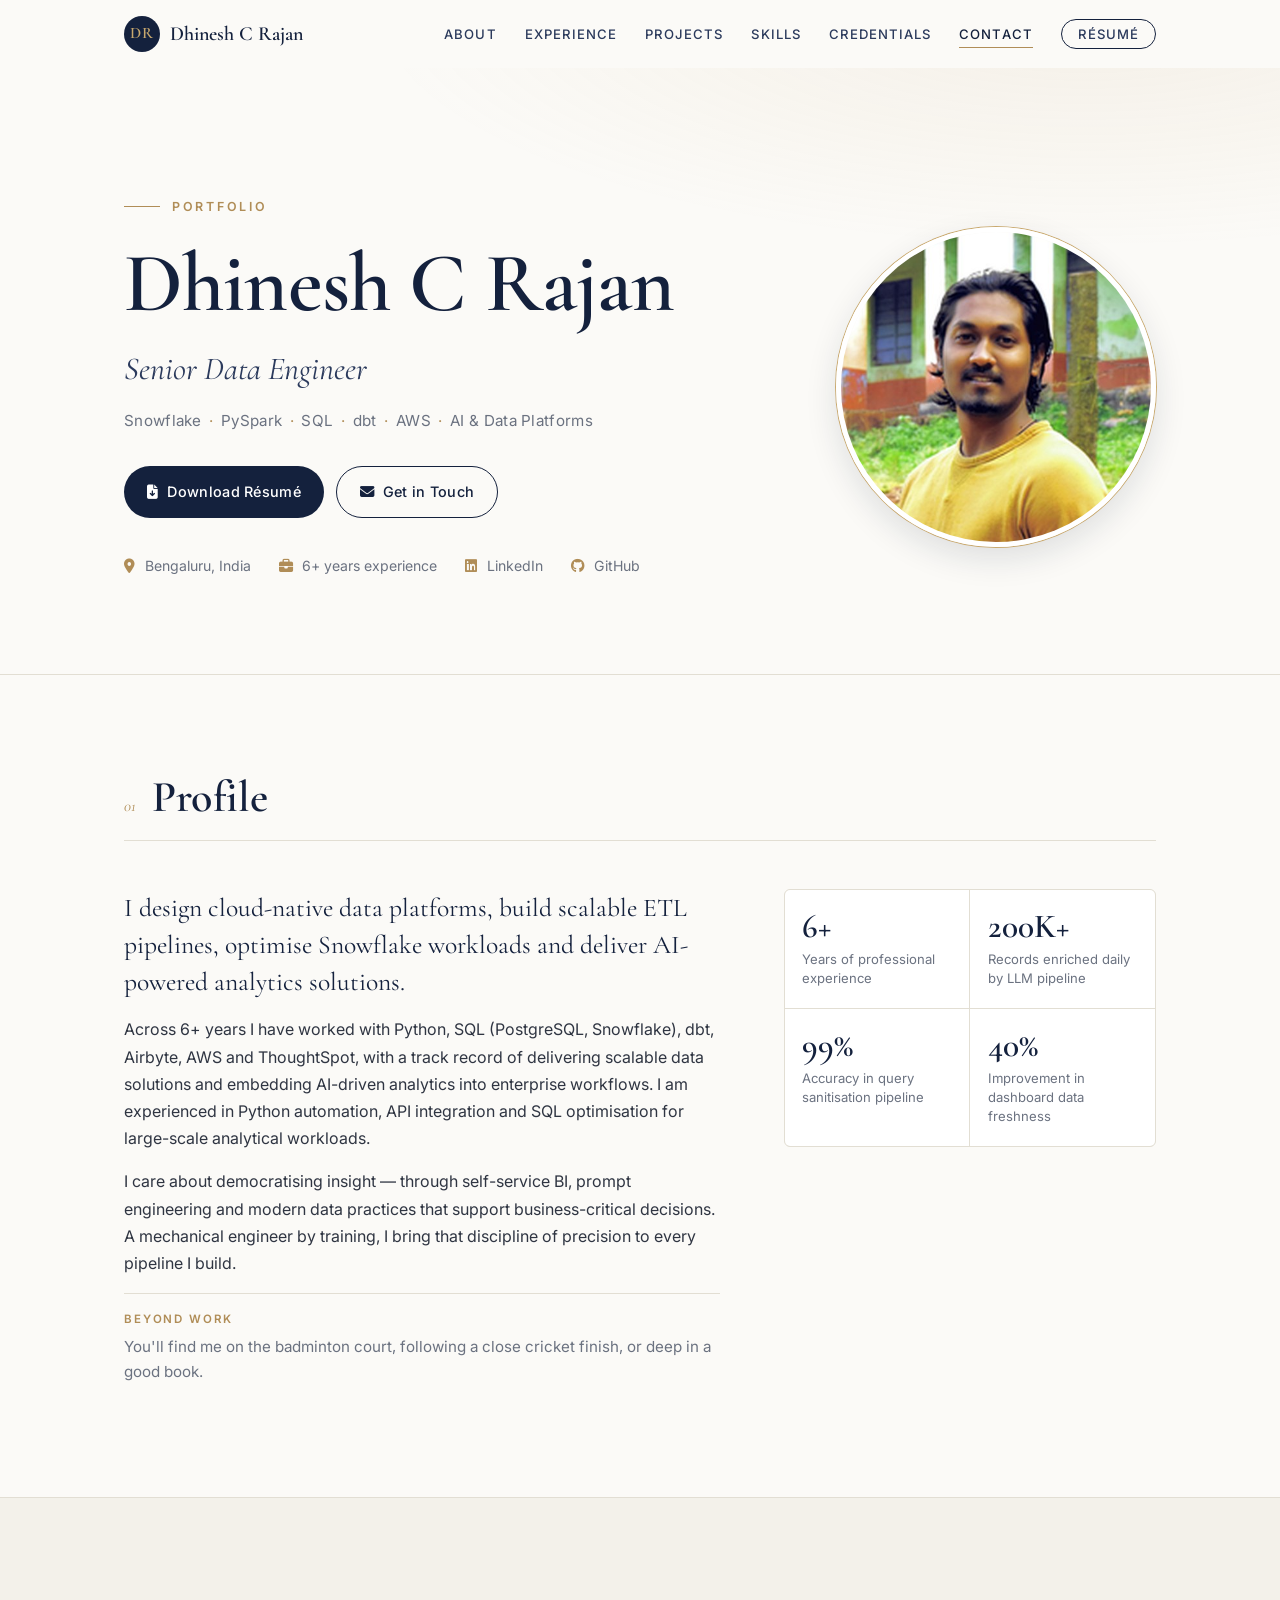
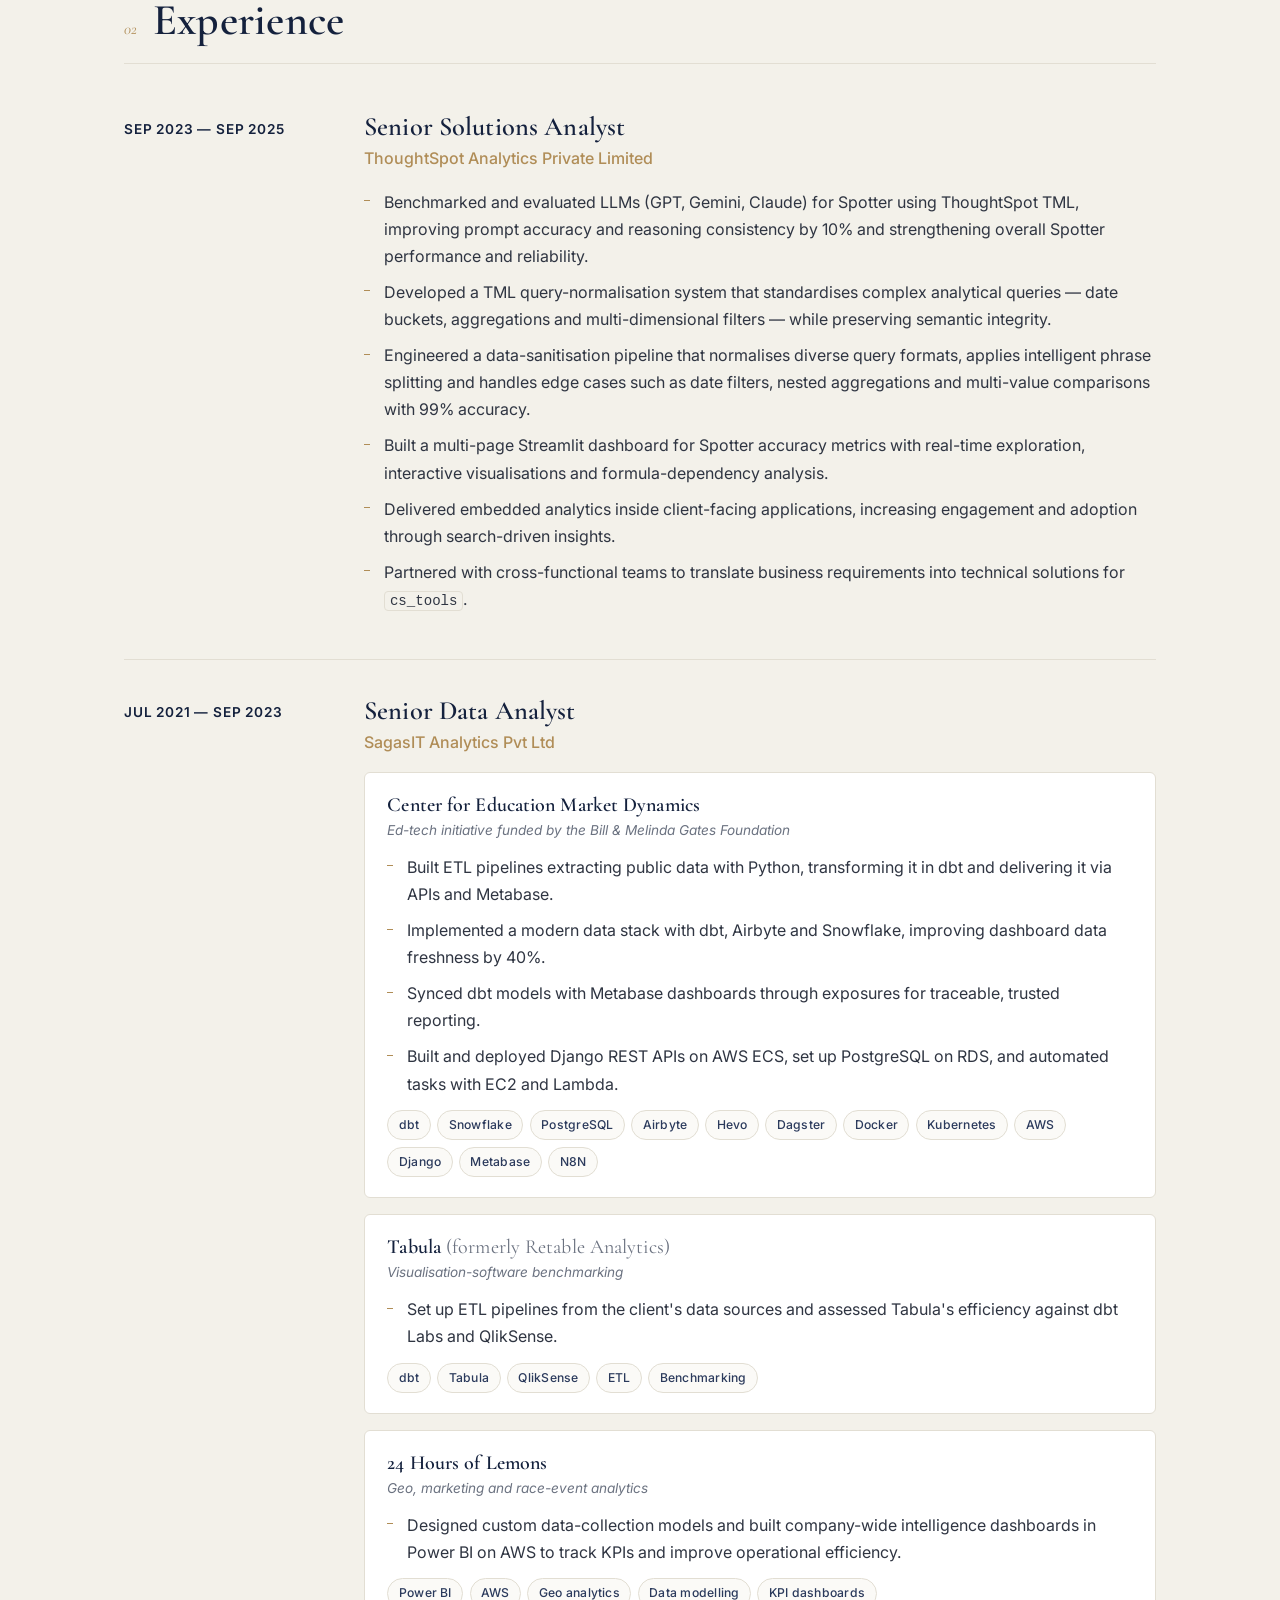
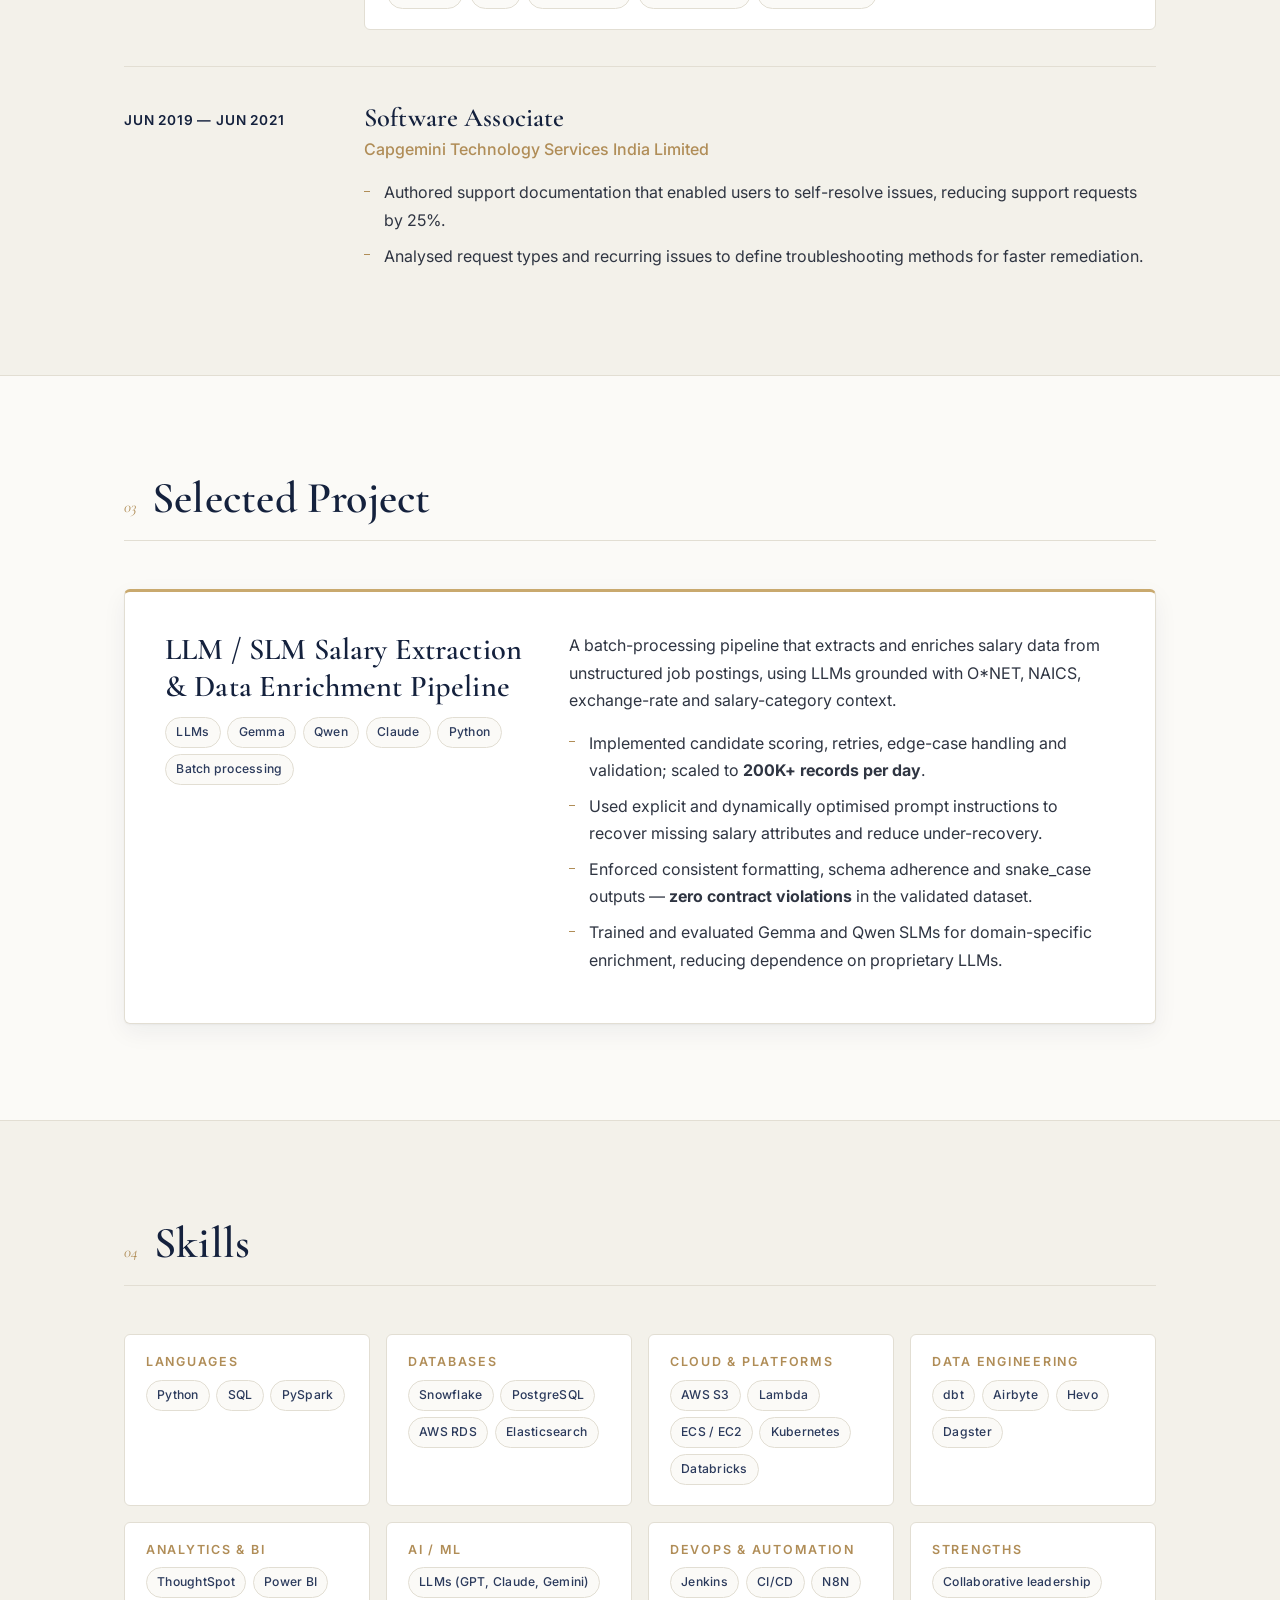
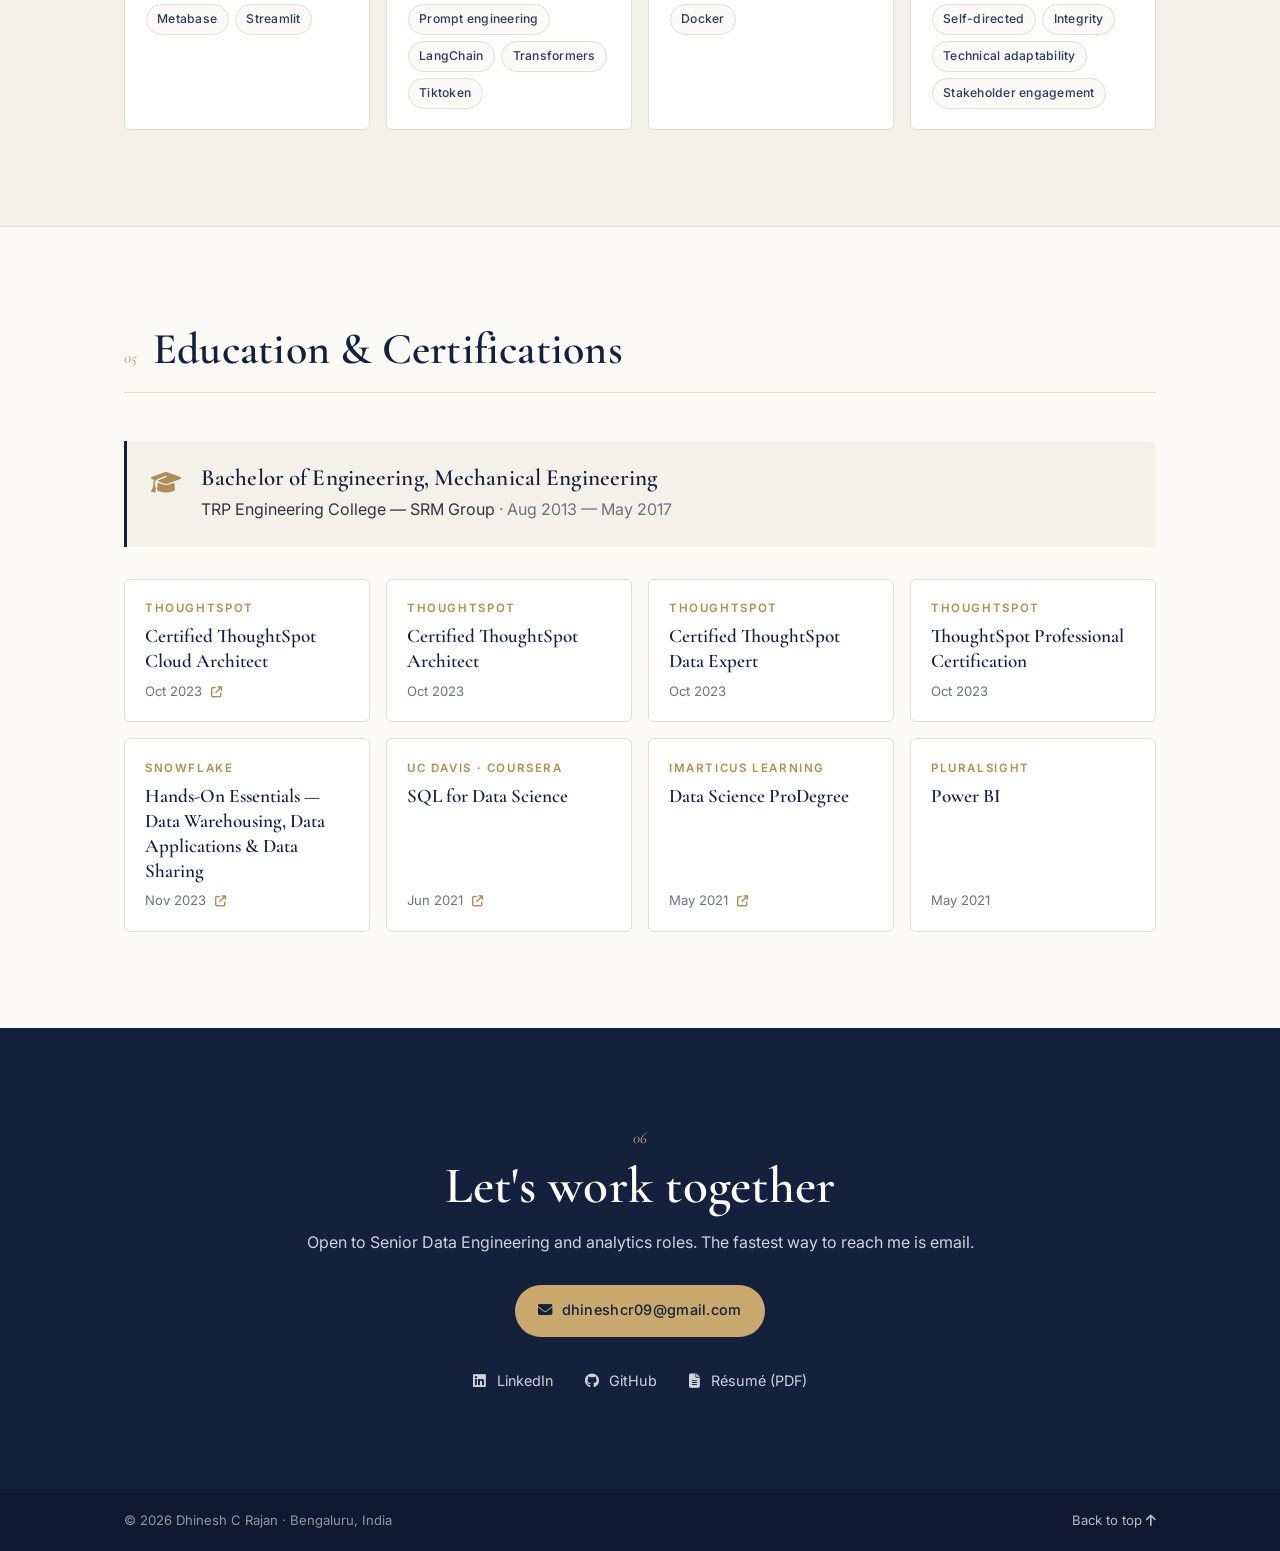
<file: index.html>
<!DOCTYPE html>
<html lang="en">
<head>
  <meta charset="UTF-8" />
  <meta name="viewport" content="width=device-width, initial-scale=1.0" />
  <title>Dhinesh C Rajan — Senior Data Engineer</title>
  <meta name="description" content="Dhinesh C Rajan — Senior Data Engineer with 6+ years building cloud-native data platforms, scalable ETL pipelines on Snowflake, dbt and AWS, and AI-powered analytics." />
  <meta name="author" content="Dhinesh C Rajan" />
  <meta name="theme-color" content="#14213d" />

  <!-- Open Graph (link previews on LinkedIn, WhatsApp, Slack) -->
  <meta property="og:type" content="website" />
  <meta property="og:title" content="Dhinesh C Rajan — Senior Data Engineer" />
  <meta property="og:description" content="Snowflake · PySpark · SQL · dbt · AWS · AI & Data Platforms" />
  <meta property="og:url" content="https://dhineshcr.github.io/" />
  <meta property="og:image" content="https://dhineshcr.github.io/assets/images/headshot.jpg" />

  <link rel="icon" href="data:image/svg+xml,%3Csvg xmlns='http://www.w3.org/2000/svg' viewBox='0 0 64 64'%3E%3Crect width='64' height='64' rx='10' fill='%2314213d'/%3E%3Ctext x='50%25' y='54%25' text-anchor='middle' dominant-baseline='middle' font-family='Georgia,serif' font-size='30' fill='%23c9a96e'%3EDR%3C/text%3E%3C/svg%3E" />

  <link rel="preconnect" href="https://fonts.googleapis.com" />
  <link rel="preconnect" href="https://fonts.gstatic.com" crossorigin />
  <link href="https://fonts.googleapis.com/css2?family=Cormorant+Garamond:wght@500;600;700&family=Inter:wght@400;500;600&display=swap" rel="stylesheet" />
  <link rel="stylesheet" href="https://cdnjs.cloudflare.com/ajax/libs/font-awesome/6.5.1/css/all.min.css" />
  <link rel="stylesheet" href="./assets/css/style.css" />
</head>
<body>
  <a class="skip-link" href="#main">Skip to content</a>

  <!-- Navigation -->
  <header class="site-header" id="top">
    <nav class="nav container" aria-label="Primary">
      <a href="#top" class="brand" aria-label="Dhinesh C Rajan, back to top">
        <span class="brand-mark">DR</span>
        <span class="brand-name">Dhinesh C Rajan</span>
      </a>
      <button class="nav-toggle" aria-expanded="false" aria-controls="nav-menu" aria-label="Open menu">
        <span></span><span></span><span></span>
      </button>
      <ul class="nav-menu" id="nav-menu">
        <li><a href="#about">About</a></li>
        <li><a href="#experience">Experience</a></li>
        <li><a href="#projects">Projects</a></li>
        <li><a href="#skills">Skills</a></li>
        <li><a href="#credentials">Credentials</a></li>
        <li><a href="#contact">Contact</a></li>
        <li><a class="nav-cta" href="./assets/files/Dhinesh_C_Rajan_Resume.pdf" target="_blank" rel="noopener">Résumé</a></li>
      </ul>
    </nav>
  </header>

  <main id="main">
    <!-- Hero -->
    <section class="hero">
      <div class="container hero-inner">
        <div class="hero-text">
        <p class="eyebrow">Portfolio</p>
        <h1>Dhinesh C Rajan</h1>
        <p class="hero-title">Senior Data Engineer</p>
        <p class="hero-stack">Snowflake <span>·</span> PySpark <span>·</span> SQL <span>·</span> dbt <span>·</span> AWS <span>·</span> AI &amp; Data Platforms</p>
        <div class="hero-actions">
          <a class="btn btn-primary" href="./assets/files/Dhinesh_C_Rajan_Resume.pdf" target="_blank" rel="noopener"><i class="fas fa-file-arrow-down"></i> Download Résumé</a>
          <a class="btn btn-ghost" href="#contact"><i class="fas fa-envelope"></i> Get in Touch</a>
        </div>
        <ul class="hero-meta">
          <li><i class="fas fa-location-dot"></i> Bengaluru, India</li>
          <li><i class="fas fa-briefcase"></i> 6+ years experience</li>
          <li><a href="https://www.linkedin.com/in/dhinesh-c-rajan/" target="_blank" rel="noopener"><i class="fab fa-linkedin"></i> LinkedIn</a></li>
          <li><a href="https://github.com/DhineshCR" target="_blank" rel="noopener"><i class="fab fa-github"></i> GitHub</a></li>
        </ul>
        </div>
        <figure class="hero-photo">
          <img src="./assets/images/headshot.jpg" alt="Portrait of Dhinesh C Rajan" width="480" height="480" fetchpriority="high" />
        </figure>
      </div>
    </section>

    <!-- About -->
    <section id="about" class="section">
      <div class="container">
        <header class="section-head reveal">
          <span class="section-num">01</span>
          <h2>Profile</h2>
        </header>
        <div class="about-grid">
          <div class="about-text reveal">
            <p class="lead">I design cloud-native data platforms, build scalable ETL pipelines, optimise Snowflake workloads and deliver AI-powered analytics solutions.</p>
            <p>Across 6+ years I have worked with Python, SQL (PostgreSQL, Snowflake), dbt, Airbyte, AWS and ThoughtSpot, with a track record of delivering scalable data solutions and embedding AI-driven analytics into enterprise workflows. I am experienced in Python automation, API integration and SQL optimisation for large-scale analytical workloads.</p>
            <p>I care about democratising insight — through self-service BI, prompt engineering and modern data practices that support business-critical decisions. A mechanical engineer by training, I bring that discipline of precision to every pipeline I build.</p>
            <p class="beyond"><span>Beyond work</span> You'll find me on the badminton court, following a close cricket finish, or deep in a good book.</p>
          </div>
          <dl class="stats reveal">
            <div><dt>6+</dt><dd>Years of professional experience</dd></div>
            <div><dt>200K+</dt><dd>Records enriched daily by LLM pipeline</dd></div>
            <div><dt>99%</dt><dd>Accuracy in query sanitisation pipeline</dd></div>
            <div><dt>40%</dt><dd>Improvement in dashboard data freshness</dd></div>
          </dl>
        </div>
      </div>
    </section>

    <!-- Experience -->
    <section id="experience" class="section section-alt">
      <div class="container">
        <header class="section-head reveal">
          <span class="section-num">02</span>
          <h2>Experience</h2>
        </header>

        <ol class="timeline">
          <li class="role reveal">
            <div class="role-meta">
              <p class="role-dates">Sep 2023 — Sep 2025</p>
            </div>
            <div class="role-body">
              <h3>Senior Solutions Analyst</h3>
              <p class="role-company">ThoughtSpot Analytics Private Limited</p>
              <ul>
                <li>Benchmarked and evaluated LLMs (GPT, Gemini, Claude) for Spotter using ThoughtSpot TML, improving prompt accuracy and reasoning consistency by 10% and strengthening overall Spotter performance and reliability.</li>
                <li>Developed a TML query-normalisation system that standardises complex analytical queries — date buckets, aggregations and multi-dimensional filters — while preserving semantic integrity.</li>
                <li>Engineered a data-sanitisation pipeline that normalises diverse query formats, applies intelligent phrase splitting and handles edge cases such as date filters, nested aggregations and multi-value comparisons with 99% accuracy.</li>
                <li>Built a multi-page Streamlit dashboard for Spotter accuracy metrics with real-time exploration, interactive visualisations and formula-dependency analysis.</li>
                <li>Delivered embedded analytics inside client-facing applications, increasing engagement and adoption through search-driven insights.</li>
                <li>Partnered with cross-functional teams to translate business requirements into technical solutions for <code>cs_tools</code>.</li>
              </ul>
            </div>
          </li>

          <li class="role reveal">
            <div class="role-meta">
              <p class="role-dates">Jul 2021 — Sep 2023</p>
            </div>
            <div class="role-body">
              <h3>Senior Data Analyst</h3>
              <p class="role-company">SagasIT Analytics Pvt Ltd</p>

              <div class="engagement">
                <h4>Center for Education Market Dynamics</h4>
                <p class="engagement-sub">Ed-tech initiative funded by the Bill &amp; Melinda Gates Foundation</p>
                <ul>
                  <li>Built ETL pipelines extracting public data with Python, transforming it in dbt and delivering it via APIs and Metabase.</li>
                  <li>Implemented a modern data stack with dbt, Airbyte and Snowflake, improving dashboard data freshness by 40%.</li>
                  <li>Synced dbt models with Metabase dashboards through exposures for traceable, trusted reporting.</li>
                  <li>Built and deployed Django REST APIs on AWS ECS, set up PostgreSQL on RDS, and automated tasks with EC2 and Lambda.</li>
                </ul>
                <p class="tags"><span>dbt</span><span>Snowflake</span><span>PostgreSQL</span><span>Airbyte</span><span>Hevo</span><span>Dagster</span><span>Docker</span><span>Kubernetes</span><span>AWS</span><span>Django</span><span>Metabase</span><span>N8N</span></p>
              </div>

              <div class="engagement">
                <h4>Tabula <span class="muted">(formerly Retable Analytics)</span></h4>
                <p class="engagement-sub">Visualisation-software benchmarking</p>
                <ul>
                  <li>Set up ETL pipelines from the client's data sources and assessed Tabula's efficiency against dbt Labs and QlikSense.</li>
                </ul>
                <p class="tags"><span>dbt</span><span>Tabula</span><span>QlikSense</span><span>ETL</span><span>Benchmarking</span></p>
              </div>

              <div class="engagement">
                <h4>24 Hours of Lemons</h4>
                <p class="engagement-sub">Geo, marketing and race-event analytics</p>
                <ul>
                  <li>Designed custom data-collection models and built company-wide intelligence dashboards in Power BI on AWS to track KPIs and improve operational efficiency.</li>
                </ul>
                <p class="tags"><span>Power BI</span><span>AWS</span><span>Geo analytics</span><span>Data modelling</span><span>KPI dashboards</span></p>
              </div>
            </div>
          </li>

          <li class="role reveal">
            <div class="role-meta">
              <p class="role-dates">Jun 2019 — Jun 2021</p>
            </div>
            <div class="role-body">
              <h3>Software Associate</h3>
              <p class="role-company">Capgemini Technology Services India Limited</p>
              <ul>
                <li>Authored support documentation that enabled users to self-resolve issues, reducing support requests by 25%.</li>
                <li>Analysed request types and recurring issues to define troubleshooting methods for faster remediation.</li>
              </ul>
            </div>
          </li>
        </ol>
      </div>
    </section>

    <!-- Projects -->
    <section id="projects" class="section">
      <div class="container">
        <header class="section-head reveal">
          <span class="section-num">03</span>
          <h2>Selected Project</h2>
        </header>
        <article class="project-card reveal">
          <div class="project-head">
            <h3>LLM / SLM Salary Extraction &amp; Data Enrichment Pipeline</h3>
            <p class="tags"><span>LLMs</span><span>Gemma</span><span>Qwen</span><span>Claude</span><span>Python</span><span>Batch processing</span></p>
          </div>
          <div class="project-body">
            <p>A batch-processing pipeline that extracts and enriches salary data from unstructured job postings, using LLMs grounded with O*NET, NAICS, exchange-rate and salary-category context.</p>
            <ul>
              <li>Implemented candidate scoring, retries, edge-case handling and validation; scaled to <strong>200K+ records per day</strong>.</li>
              <li>Used explicit and dynamically optimised prompt instructions to recover missing salary attributes and reduce under-recovery.</li>
              <li>Enforced consistent formatting, schema adherence and snake_case outputs — <strong>zero contract violations</strong> in the validated dataset.</li>
              <li>Trained and evaluated Gemma and Qwen SLMs for domain-specific enrichment, reducing dependence on proprietary LLMs.</li>
            </ul>
          </div>
        </article>
      </div>
    </section>

    <!-- Skills -->
    <section id="skills" class="section section-alt">
      <div class="container">
        <header class="section-head reveal">
          <span class="section-num">04</span>
          <h2>Skills</h2>
        </header>
        <div class="skills-grid">
          <div class="skill-group reveal"><h3>Languages</h3><p class="tags"><span>Python</span><span>SQL</span><span>PySpark</span></p></div>
          <div class="skill-group reveal"><h3>Databases</h3><p class="tags"><span>Snowflake</span><span>PostgreSQL</span><span>AWS RDS</span><span>Elasticsearch</span></p></div>
          <div class="skill-group reveal"><h3>Cloud &amp; Platforms</h3><p class="tags"><span>AWS S3</span><span>Lambda</span><span>ECS / EC2</span><span>Kubernetes</span><span>Databricks</span></p></div>
          <div class="skill-group reveal"><h3>Data Engineering</h3><p class="tags"><span>dbt</span><span>Airbyte</span><span>Hevo</span><span>Dagster</span></p></div>
          <div class="skill-group reveal"><h3>Analytics &amp; BI</h3><p class="tags"><span>ThoughtSpot</span><span>Power BI</span><span>Metabase</span><span>Streamlit</span></p></div>
          <div class="skill-group reveal"><h3>AI / ML</h3><p class="tags"><span>LLMs (GPT, Claude, Gemini)</span><span>Prompt engineering</span><span>LangChain</span><span>Transformers</span><span>Tiktoken</span></p></div>
          <div class="skill-group reveal"><h3>DevOps &amp; Automation</h3><p class="tags"><span>Jenkins</span><span>CI/CD</span><span>N8N</span><span>Docker</span></p></div>
          <div class="skill-group reveal"><h3>Strengths</h3><p class="tags"><span>Collaborative leadership</span><span>Self-directed</span><span>Integrity</span><span>Technical adaptability</span><span>Stakeholder engagement</span></p></div>
        </div>
      </div>
    </section>

    <!-- Credentials -->
    <section id="credentials" class="section">
      <div class="container">
        <header class="section-head reveal">
          <span class="section-num">05</span>
          <h2>Education &amp; Certifications</h2>
        </header>

        <div class="education reveal">
          <i class="fas fa-graduation-cap" aria-hidden="true"></i>
          <div>
            <h3>Bachelor of Engineering, Mechanical Engineering</h3>
            <p>TRP Engineering College — SRM Group <span class="muted">· Aug 2013 — May 2017</span></p>
          </div>
        </div>

        <ul class="cert-grid">
          <li class="reveal">
            <a class="cert" href="https://drive.google.com/file/d/1Tap4LZRbMfpkAtSmh3Bnk_A_f4IBXdvn/view?usp=drive_link" target="_blank" rel="noopener">
              <span class="cert-issuer">ThoughtSpot</span>
              <span class="cert-name">Certified ThoughtSpot Cloud Architect</span>
              <span class="cert-date">Oct 2023 <i class="fas fa-arrow-up-right-from-square"></i></span>
            </a>
          </li>
          <li class="reveal">
            <div class="cert">
              <span class="cert-issuer">ThoughtSpot</span>
              <span class="cert-name">Certified ThoughtSpot Architect</span>
              <span class="cert-date">Oct 2023</span>
            </div>
          </li>
          <li class="reveal">
            <div class="cert">
              <span class="cert-issuer">ThoughtSpot</span>
              <span class="cert-name">Certified ThoughtSpot Data Expert</span>
              <span class="cert-date">Oct 2023</span>
            </div>
          </li>
          <li class="reveal">
            <div class="cert">
              <span class="cert-issuer">ThoughtSpot</span>
              <span class="cert-name">ThoughtSpot Professional Certification</span>
              <span class="cert-date">Oct 2023</span>
            </div>
          </li>
          <li class="reveal">
            <a class="cert" href="https://drive.google.com/file/d/1nqj87m4-lXfpnX14CRj70y96-g3h7csQ/view?usp=drive_link" target="_blank" rel="noopener">
              <span class="cert-issuer">Snowflake</span>
              <span class="cert-name">Hands-On Essentials — Data Warehousing, Data Applications &amp; Data Sharing</span>
              <span class="cert-date">Nov 2023 <i class="fas fa-arrow-up-right-from-square"></i></span>
            </a>
          </li>
          <li class="reveal">
            <a class="cert" href="https://drive.google.com/file/d/12KP-3Jfh1zyEL9pjlzTHlDS4hOHdfrXX/view?usp=drive_link" target="_blank" rel="noopener">
              <span class="cert-issuer">UC Davis · Coursera</span>
              <span class="cert-name">SQL for Data Science</span>
              <span class="cert-date">Jun 2021 <i class="fas fa-arrow-up-right-from-square"></i></span>
            </a>
          </li>
          <li class="reveal">
            <a class="cert" href="https://drive.google.com/file/d/1ejahBX-vZ3NICwqpKeicLqMhtUSXYqfH/view?usp=drive_link" target="_blank" rel="noopener">
              <span class="cert-issuer">Imarticus Learning</span>
              <span class="cert-name">Data Science ProDegree</span>
              <span class="cert-date">May 2021 <i class="fas fa-arrow-up-right-from-square"></i></span>
            </a>
          </li>
          <li class="reveal">
            <div class="cert">
              <span class="cert-issuer">Pluralsight</span>
              <span class="cert-name">Power BI</span>
              <span class="cert-date">May 2021</span>
            </div>
          </li>
        </ul>
      </div>
    </section>

    <!-- Contact -->
    <section id="contact" class="section contact">
      <div class="container contact-inner reveal">
        <span class="section-num">06</span>
        <h2>Let's work together</h2>
        <p>Open to Senior Data Engineering and analytics roles. The fastest way to reach me is email.</p>
        <a class="btn btn-gold" href="mailto:dhineshcr09@gmail.com"><i class="fas fa-envelope"></i> dhineshcr09@gmail.com</a>
        <ul class="contact-links">
          <li><a href="https://www.linkedin.com/in/dhinesh-c-rajan/" target="_blank" rel="noopener"><i class="fab fa-linkedin"></i> LinkedIn</a></li>
          <li><a href="https://github.com/DhineshCR" target="_blank" rel="noopener"><i class="fab fa-github"></i> GitHub</a></li>
          <li><a href="./assets/files/Dhinesh_C_Rajan_Resume.pdf" target="_blank" rel="noopener"><i class="fas fa-file-lines"></i> Résumé (PDF)</a></li>
        </ul>
      </div>
    </section>
  </main>

  <footer class="site-footer">
    <div class="container">
      <p>&copy; <span id="year">2026</span> Dhinesh C Rajan · Bengaluru, India</p>
      <a href="#top" class="to-top">Back to top <i class="fas fa-arrow-up"></i></a>
    </div>
  </footer>

  <script src="./assets/js/main.js"></script>
</body>
</html>
</file>
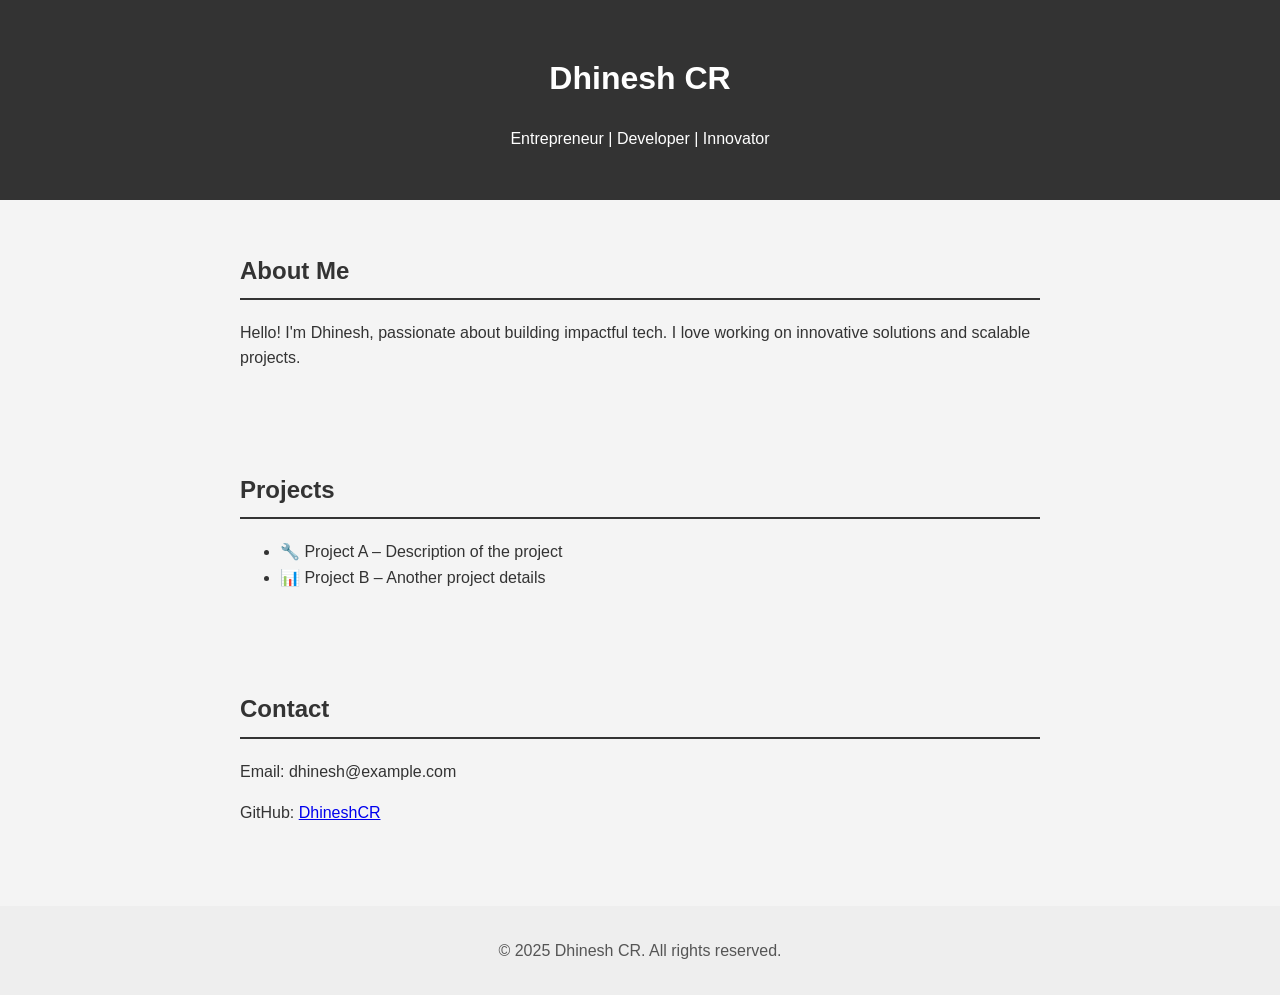
<file: docs/index.html>
<!DOCTYPE html>
<html lang="en">
<head>
  <meta charset="UTF-8" />
  <meta name="viewport" content="width=device-width, initial-scale=1.0"/>
  <title>Dhinesh CR - Portfolio</title>
  <link rel="stylesheet" href="style.css" />
</head>
<body>
  <header>
    <h1>Dhinesh CR</h1>
    <p>Entrepreneur | Developer | Innovator</p>
  </header>

  <section id="about">
    <h2>About Me</h2>
    <p>Hello! I'm Dhinesh, passionate about building impactful tech. I love working on innovative solutions and scalable projects.</p>
  </section>

  <section id="projects">
    <h2>Projects</h2>
    <ul>
      <li>🔧 Project A – Description of the project</li>
      <li>📊 Project B – Another project details</li>
    </ul>
  </section>

  <section id="contact">
    <h2>Contact</h2>
    <p>Email: dhinesh@example.com</p>
    <p>GitHub: <a href="https://github.com/DhineshCR">DhineshCR</a></p>
  </section>

  <footer>
    <p>&copy; 2025 Dhinesh CR. All rights reserved.</p>
  </footer>
</body>
</html>
</file>
<file: assets/css/style.css>
/* ==========================================================================
   Dhinesh C Rajan — Portfolio
   Formal editorial theme: ivory paper, navy ink, muted gold accent.
   ========================================================================== */

:root {
  --ink: #14213d;          /* navy — headings, header, primary */
  --ink-soft: #2b3a5c;
  --text: #2f3542;         /* body text */
  --muted: #6b7280;
  --paper: #fbfaf7;        /* ivory background */
  --paper-alt: #f3f1ea;    /* alternate section */
  --line: #e2ded3;
  --gold: #b08d57;         /* accent */
  --gold-soft: #c9a96e;
  --white: #ffffff;

  --serif: "Cormorant Garamond", Georgia, "Times New Roman", serif;
  --sans: "Inter", -apple-system, BlinkMacSystemFont, "Segoe UI", Roboto, sans-serif;

  --maxw: 1080px;
  --radius: 6px;
  --header-h: 68px;
  --shadow: 0 1px 2px rgba(20, 33, 61, .04), 0 8px 24px rgba(20, 33, 61, .06);
}

/* ---------- Base ---------- */
*, *::before, *::after { box-sizing: border-box; }

html {
  scroll-behavior: smooth;
  scroll-padding-top: calc(var(--header-h) + 12px);
  -webkit-text-size-adjust: 100%;
}

body {
  margin: 0;
  font-family: var(--sans);
  font-size: 1rem;
  line-height: 1.7;
  color: var(--text);
  background: var(--paper);
  -webkit-font-smoothing: antialiased;
  text-rendering: optimizeLegibility;
  overflow-x: hidden;
}

h1, h2, h3, h4 {
  font-family: var(--serif);
  color: var(--ink);
  font-weight: 600;
  line-height: 1.2;
  margin: 0 0 .5rem;
  letter-spacing: .005em;
}

p { margin: 0 0 1rem; }
a { color: var(--ink); text-decoration-color: var(--gold-soft); text-underline-offset: 3px; }
a:hover { color: var(--gold); }
ul { margin: 0; padding: 0; }
code {
  font-family: ui-monospace, SFMono-Regular, Menlo, Consolas, monospace;
  font-size: .88em;
  background: var(--paper-alt);
  border: 1px solid var(--line);
  padding: .05em .35em;
  border-radius: 4px;
}

.container { width: 100%; max-width: var(--maxw); margin: 0 auto; padding: 0 1.5rem; }
.muted { color: var(--muted); font-weight: 400; }

.skip-link {
  position: absolute; left: -999px; top: 0;
  background: var(--ink); color: var(--white); padding: .5rem 1rem; z-index: 200;
}
.skip-link:focus { left: 1rem; top: 1rem; }

:focus-visible { outline: 2px solid var(--gold); outline-offset: 3px; border-radius: 2px; }

/* ---------- Header / Nav ---------- */
.site-header {
  position: sticky; top: 0; z-index: 100;
  height: var(--header-h);
  background: rgba(251, 250, 247, .92);
  backdrop-filter: saturate(140%) blur(8px);
  -webkit-backdrop-filter: saturate(140%) blur(8px);
  border-bottom: 1px solid transparent;
  transition: border-color .25s ease, box-shadow .25s ease;
}
.site-header.scrolled { border-bottom-color: var(--line); box-shadow: 0 2px 12px rgba(20,33,61,.05); }

.nav { height: 100%; display: flex; align-items: center; justify-content: space-between; }

.brand { display: flex; align-items: center; gap: .65rem; text-decoration: none; }
.brand-mark {
  display: inline-grid; place-items: center;
  width: 36px; height: 36px; border-radius: 50%;
  background: var(--ink); color: var(--gold-soft);
  font-family: var(--serif); font-weight: 600; font-size: 1rem; letter-spacing: .04em;
}
.brand-name { font-family: var(--serif); font-size: 1.25rem; font-weight: 600; color: var(--ink); }

.nav-menu { list-style: none; display: flex; align-items: center; gap: 1.75rem; }
.nav-menu a {
  font-size: .82rem; font-weight: 500; letter-spacing: .08em; text-transform: uppercase;
  text-decoration: none; color: var(--ink-soft); position: relative; padding: .25rem 0;
}
.nav-menu a:not(.nav-cta)::after {
  content: ""; position: absolute; left: 0; bottom: -2px; height: 1px; width: 0;
  background: var(--gold); transition: width .25s ease;
}
.nav-menu a:hover::after, .nav-menu a.active::after { width: 100%; }
.nav-menu a.active { color: var(--ink); }
.nav-cta {
  border: 1px solid var(--ink); border-radius: 999px; padding: .4rem 1rem !important;
  transition: background .2s ease, color .2s ease;
}
.nav-cta:hover { background: var(--ink); color: var(--white) !important; }

.nav-toggle {
  display: none; width: 44px; height: 44px; border: 0; background: transparent;
  cursor: pointer; padding: 10px; margin-right: -10px;
}
.nav-toggle span {
  display: block; height: 2px; background: var(--ink); margin: 5px 0;
  transition: transform .25s ease, opacity .2s ease;
}
.nav-toggle[aria-expanded="true"] span:nth-child(1) { transform: translateY(7px) rotate(45deg); }
.nav-toggle[aria-expanded="true"] span:nth-child(2) { opacity: 0; }
.nav-toggle[aria-expanded="true"] span:nth-child(3) { transform: translateY(-7px) rotate(-45deg); }

/* ---------- Buttons ---------- */
.btn {
  display: inline-flex; align-items: center; gap: .55rem;
  padding: .8rem 1.4rem; border-radius: 999px;
  font-size: .9rem; font-weight: 500; letter-spacing: .02em;
  text-decoration: none; border: 1px solid transparent;
  transition: background .2s ease, color .2s ease, border-color .2s ease, transform .2s ease;
}
.btn:hover { transform: translateY(-1px); }
.btn-primary { background: var(--ink); color: var(--white); }
.btn-primary:hover { background: var(--ink-soft); color: var(--white); }
.btn-ghost { border-color: var(--ink); color: var(--ink); }
.btn-ghost:hover { background: var(--ink); color: var(--white); }
.btn-gold { background: var(--gold-soft); color: var(--ink); word-break: break-all; }
.btn-gold:hover { background: #d8bd88; color: var(--ink); }

/* ---------- Hero ---------- */
.hero {
  padding: clamp(4rem, 12vw, 8rem) 0 clamp(3.5rem, 9vw, 6rem);
  border-bottom: 1px solid var(--line);
  background:
    radial-gradient(1200px 400px at 85% -10%, rgba(201,169,110,.12), transparent 60%),
    var(--paper);
}
.eyebrow {
  font-size: .78rem; font-weight: 600; letter-spacing: .22em; text-transform: uppercase;
  color: var(--gold); margin-bottom: 1rem;
  display: flex; align-items: center; gap: .75rem;
}
.eyebrow::before { content: ""; width: 36px; height: 1px; background: var(--gold); }
.hero h1 {
  font-size: clamp(2.75rem, 8vw, 5.25rem);
  font-weight: 600; letter-spacing: -.01em; margin-bottom: .5rem;
}
.hero-title {
  font-family: var(--serif); font-style: italic;
  font-size: clamp(1.4rem, 3.5vw, 2rem); color: var(--ink-soft); margin-bottom: .75rem;
}
.hero-stack { font-size: .95rem; color: var(--muted); letter-spacing: .02em; margin-bottom: 2rem; }
.hero-stack span { color: var(--gold); padding: 0 .2rem; }
.hero-actions { display: flex; flex-wrap: wrap; gap: .75rem; margin-bottom: 2.25rem; }
.hero-meta {
  list-style: none; display: flex; flex-wrap: wrap; gap: .5rem 1.75rem;
  font-size: .88rem; color: var(--muted);
}
.hero-meta i { color: var(--gold); margin-right: .35rem; }
.hero-meta a { color: var(--muted); text-decoration: none; }
.hero-meta a:hover { color: var(--ink); }

/* ---------- Sections ---------- */
.section { padding: clamp(3.5rem, 9vw, 6rem) 0; }
.section-alt { background: var(--paper-alt); border-top: 1px solid var(--line); border-bottom: 1px solid var(--line); }

.section-head {
  display: flex; align-items: baseline; gap: 1rem;
  margin-bottom: clamp(2rem, 5vw, 3rem);
  padding-bottom: 1rem; border-bottom: 1px solid var(--line);
}
.section-num {
  font-family: var(--serif); font-size: 1rem; font-style: italic; color: var(--gold);
}
.section-head h2 { font-size: clamp(2rem, 4.5vw, 2.75rem); margin: 0; }

/* ---------- About ---------- */
.about-grid { display: grid; grid-template-columns: 1.6fr 1fr; gap: clamp(2rem, 5vw, 4rem); align-items: start; }
.lead { font-family: var(--serif); font-size: clamp(1.3rem, 2.6vw, 1.6rem); line-height: 1.45; color: var(--ink); }
.stats { margin: 0; display: grid; grid-template-columns: 1fr 1fr; gap: 1px; background: var(--line); border: 1px solid var(--line); border-radius: var(--radius); overflow: hidden; }
.stats > div { background: var(--white); padding: 1.25rem 1.1rem; }
.stats dt { font-family: var(--serif); font-size: 2.1rem; font-weight: 600; color: var(--ink); line-height: 1; margin-bottom: .4rem; }
.stats dd { margin: 0; font-size: .82rem; color: var(--muted); line-height: 1.45; }

/* ---------- Experience timeline ---------- */
.timeline { list-style: none; margin: 0; padding: 0; }
.role {
  display: grid; grid-template-columns: 200px 1fr; gap: 2.5rem;
  padding: 2.25rem 0; border-bottom: 1px solid var(--line);
}
.role:first-child { padding-top: 0; }
.role:last-child { border-bottom: 0; padding-bottom: 0; }
.role-dates { font-size: .85rem; font-weight: 600; letter-spacing: .06em; text-transform: uppercase; color: var(--ink); margin: .35rem 0 .15rem; }
.role-place { font-size: .85rem; color: var(--muted); margin: 0; }
.role-body h3 { font-size: 1.65rem; margin-bottom: .1rem; }
.role-company { font-weight: 500; color: var(--gold); margin-bottom: 1rem; }
.role-body ul, .project-body ul { list-style: none; }
.role-body li, .project-body li { position: relative; padding-left: 1.25rem; margin-bottom: .55rem; }
.role-body li::before, .project-body li::before {
  content: ""; position: absolute; left: 0; top: .72em;
  width: 6px; height: 1px; background: var(--gold);
}

.engagement {
  background: var(--white); border: 1px solid var(--line); border-radius: var(--radius);
  padding: 1.25rem 1.4rem; margin-top: 1rem;
}
.engagement h4 { font-size: 1.25rem; margin-bottom: .1rem; }
.engagement-sub { font-size: .85rem; color: var(--muted); font-style: italic; margin-bottom: .75rem; }
.engagement ul { margin-bottom: .25rem; }

/* ---------- Tags ---------- */
.tags { display: flex; flex-wrap: wrap; gap: .4rem; margin: .75rem 0 0; }
.tags span {
  font-size: .76rem; font-weight: 500; letter-spacing: .02em;
  padding: .25rem .65rem; border-radius: 999px;
  background: var(--paper); border: 1px solid var(--line); color: var(--ink-soft);
}

/* ---------- Project ---------- */
.project-card {
  display: grid; grid-template-columns: 1fr 1.5fr; gap: 2.5rem;
  background: var(--white); border: 1px solid var(--line); border-radius: var(--radius);
  padding: clamp(1.5rem, 4vw, 2.5rem); box-shadow: var(--shadow);
  border-top: 3px solid var(--gold-soft);
}
.project-head h3 { font-size: clamp(1.5rem, 3vw, 1.9rem); }

/* ---------- Skills ---------- */
.skills-grid { display: grid; grid-template-columns: repeat(auto-fill, minmax(240px, 1fr)); gap: 1rem; }
.skill-group {
  background: var(--white); border: 1px solid var(--line); border-radius: var(--radius);
  padding: 1.25rem 1.3rem;
}
.skill-group h3 {
  font-family: var(--sans); font-size: .78rem; font-weight: 600;
  letter-spacing: .14em; text-transform: uppercase; color: var(--gold); margin-bottom: .1rem;
}
.skill-group .tags { margin-top: .6rem; }

/* ---------- Education & certifications ---------- */
.education {
  display: flex; gap: 1.25rem; align-items: flex-start;
  padding: 1.5rem; margin-bottom: 2rem;
  background: var(--paper-alt); border-left: 3px solid var(--ink); border-radius: 0 var(--radius) var(--radius) 0;
}
.education > i { font-size: 1.5rem; color: var(--gold); margin-top: .3rem; }
.education h3 { font-size: 1.45rem; margin-bottom: .2rem; }
.education p { margin: 0; }

.cert-grid { list-style: none; display: grid; grid-template-columns: repeat(auto-fill, minmax(240px, 1fr)); gap: 1rem; }
.cert {
  height: 100%; display: flex; flex-direction: column; gap: .35rem;
  padding: 1.2rem 1.25rem; text-decoration: none;
  background: var(--white); border: 1px solid var(--line); border-radius: var(--radius);
  transition: border-color .2s ease, box-shadow .2s ease, transform .2s ease;
}
a.cert:hover { border-color: var(--gold-soft); box-shadow: var(--shadow); transform: translateY(-2px); color: inherit; }
.cert-issuer { font-size: .72rem; font-weight: 600; letter-spacing: .14em; text-transform: uppercase; color: var(--gold); }
.cert-name { font-family: var(--serif); font-size: 1.2rem; font-weight: 600; color: var(--ink); line-height: 1.3; flex: 1; }
.cert-date { font-size: .82rem; color: var(--muted); }
.cert-date i { font-size: .7rem; margin-left: .3rem; color: var(--gold); }

/* ---------- Contact ---------- */
.contact { background: var(--ink); color: rgba(255,255,255,.8); text-align: center; }
.contact-inner { max-width: 720px; }
.contact h2 { color: var(--white); font-size: clamp(2.2rem, 5vw, 3.2rem); margin: .25rem 0 .75rem; }
.contact .section-num { color: var(--gold-soft); }
.contact p { margin-bottom: 1.75rem; }
.contact-links {
  list-style: none; display: flex; flex-wrap: wrap; justify-content: center; gap: .75rem 2rem;
  margin-top: 2rem; font-size: .9rem;
}
.contact-links a { color: rgba(255,255,255,.8); text-decoration: none; }
.contact-links a:hover { color: var(--gold-soft); }
.contact-links i { margin-right: .4rem; }

/* ---------- Footer ---------- */
.site-footer { background: #0f1930; color: rgba(255,255,255,.55); font-size: .82rem; padding: 1.25rem 0; }
.site-footer .container { display: flex; justify-content: space-between; align-items: center; gap: 1rem; flex-wrap: wrap; }
.site-footer p { margin: 0; }
.to-top { color: rgba(255,255,255,.7); text-decoration: none; }
.to-top:hover { color: var(--gold-soft); }

/* ---------- Reveal on scroll ---------- */
.js .reveal { opacity: 0; transform: translateY(14px); transition: opacity .6s ease, transform .6s ease; }
.js .reveal.in { opacity: 1; transform: none; }
@media (prefers-reduced-motion: reduce) {
  html { scroll-behavior: auto; }
  .js .reveal { opacity: 1; transform: none; transition: none; }
  .btn:hover, a.cert:hover { transform: none; }
}

/* ==========================================================================
   Responsive
   ========================================================================== */
@media (max-width: 900px) {
  .about-grid, .project-card { grid-template-columns: 1fr; gap: 1.75rem; }
  .role { grid-template-columns: 1fr; gap: .25rem; }
  .role-meta { display: flex; flex-wrap: wrap; gap: .25rem 1rem; align-items: baseline; }
  .role-dates { margin: 0; }
}

@media (max-width: 820px) {
  .nav-toggle { display: block; }
  .nav-menu {
    position: fixed; top: var(--header-h); left: 0; right: 0;
    flex-direction: column; align-items: stretch; gap: 0;
    background: var(--paper); border-bottom: 1px solid var(--line);
    box-shadow: 0 12px 24px rgba(20,33,61,.08);
    padding: .5rem 1.5rem 1.25rem;
    max-height: calc(100vh - var(--header-h)); overflow-y: auto;
    transform: translateY(-8px); opacity: 0; visibility: hidden;
    transition: opacity .2s ease, transform .2s ease, visibility .2s;
  }
  .nav-menu.open { transform: none; opacity: 1; visibility: visible; }
  .nav-menu li { border-bottom: 1px solid var(--line); }
  .nav-menu li:last-child { border-bottom: 0; padding-top: 1rem; }
  .nav-menu a { display: block; padding: .9rem 0; font-size: .9rem; }
  .nav-menu a::after { display: none; }
  .nav-cta { text-align: center; padding: .75rem 1rem !important; }
}

@media (max-width: 560px) {
  body { font-size: .97rem; }
  .container { padding: 0 1.15rem; }
  .brand-name { font-size: 1.1rem; }
  .hero-actions .btn { flex: 1 1 100%; justify-content: center; }
  .stats dt { font-size: 1.75rem; }
  .engagement { padding: 1rem 1.05rem; }
  .education { padding: 1.15rem; gap: .9rem; }
  .site-footer .container { justify-content: center; text-align: center; }
  .btn-gold { font-size: .85rem; }
}

@media print {
  .site-header, .hero-actions, .contact-links, .site-footer, .nav-toggle { display: none !important; }
  .js .reveal { opacity: 1; transform: none; }
  .contact { background: none; color: var(--text); }
  .contact h2 { color: var(--ink); }
}

/* ---------- Hero photo & beyond-work line ---------- */
.hero-inner { display: grid; grid-template-columns: 1fr auto; align-items: center; gap: clamp(2rem, 6vw, 5rem); }
.hero-photo { margin: 0; position: relative; width: clamp(220px, 26vw, 320px); }
.hero-photo img {
  position: relative; display: block; width: 100%; height: auto; aspect-ratio: 1;
  object-fit: cover; border-radius: 50%;
  border: 5px solid var(--white);
  box-shadow: 0 0 0 1px var(--gold-soft), 0 12px 32px rgba(20, 33, 61, .12);
}
.beyond { padding-top: 1rem; border-top: 1px solid var(--line); color: var(--muted); font-size: .95rem; }
.beyond span {
  display: block; font-size: .72rem; font-weight: 600; letter-spacing: .16em;
  text-transform: uppercase; color: var(--gold); margin-bottom: .25rem;
}

@media (max-width: 820px) {
  .hero-inner { grid-template-columns: 1fr; }
  .hero-photo { order: -1; width: 150px; margin-bottom: .5rem; }
  .hero-photo img { border-width: 4px; }
}
</file>
<file: docs/style.css>
body {
    font-family: Arial, sans-serif;
    line-height: 1.6;
    margin: 0;
    padding: 0;
    background: #f4f4f4;
    color: #333;
  }
  
  header {
    background: #333;
    color: #fff;
    padding: 2rem 0;
    text-align: center;
  }
  
  section {
    padding: 2rem;
    max-width: 800px;
    margin: auto;
  }
  
  h2 {
    border-bottom: 2px solid #333;
    padding-bottom: 0.5rem;
  }
  
  footer {
    text-align: center;
    padding: 1rem;
    background: #eee;
    color: #555;
    margin-top: 2rem;
  }
</file>
